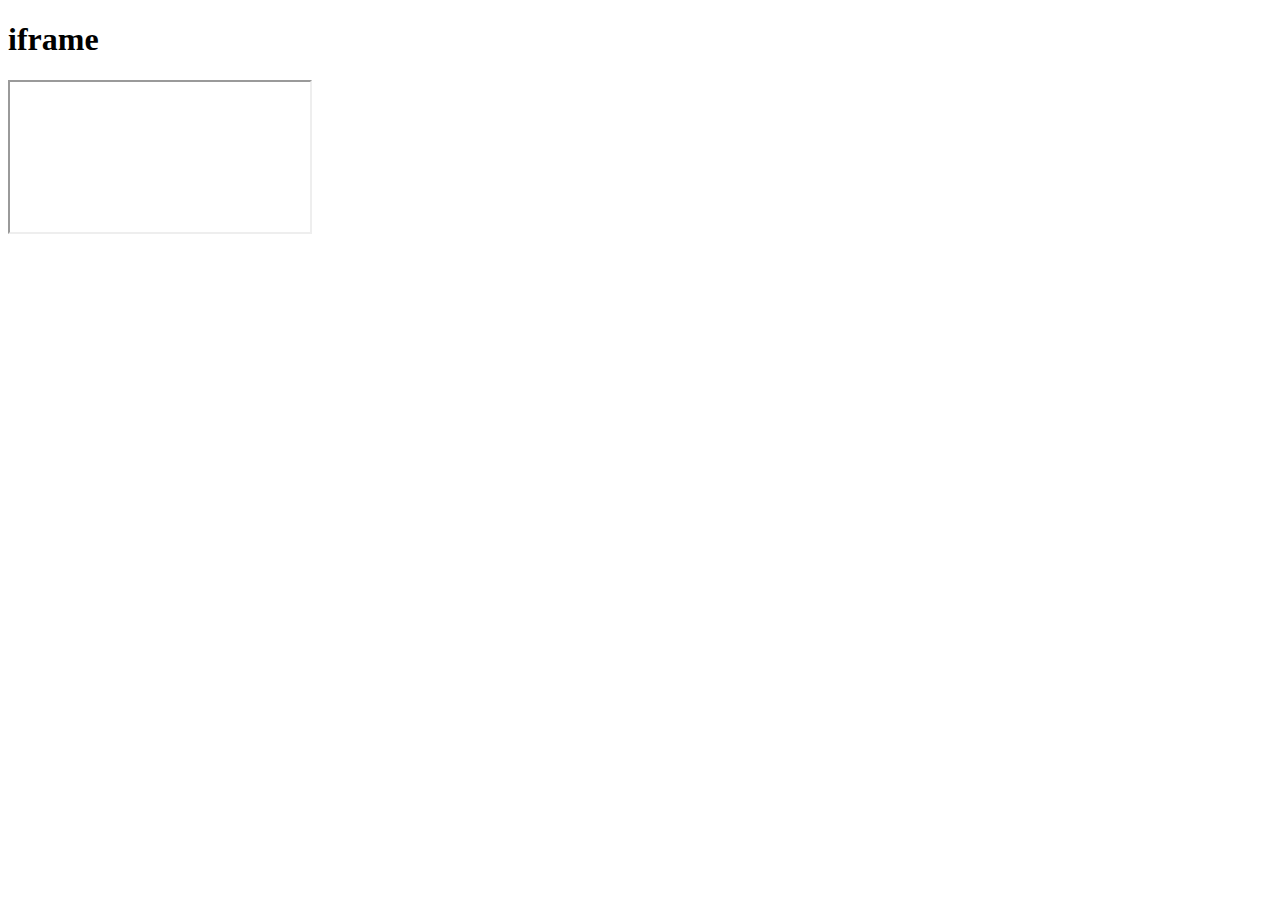
<file: 02-07-2025/index.html>
<!DOCTYPE html>
<html lang="en">
<head>
    <meta charset="UTF-8">
    <meta name="viewport" content="width=device-width, initial-scale=1.0">
    <title>Document</title>
</head>
<body>
    <h1>iframe</h1>
    <iframe 
        src=""
    ></iframe>
</body>
</html>
</file>
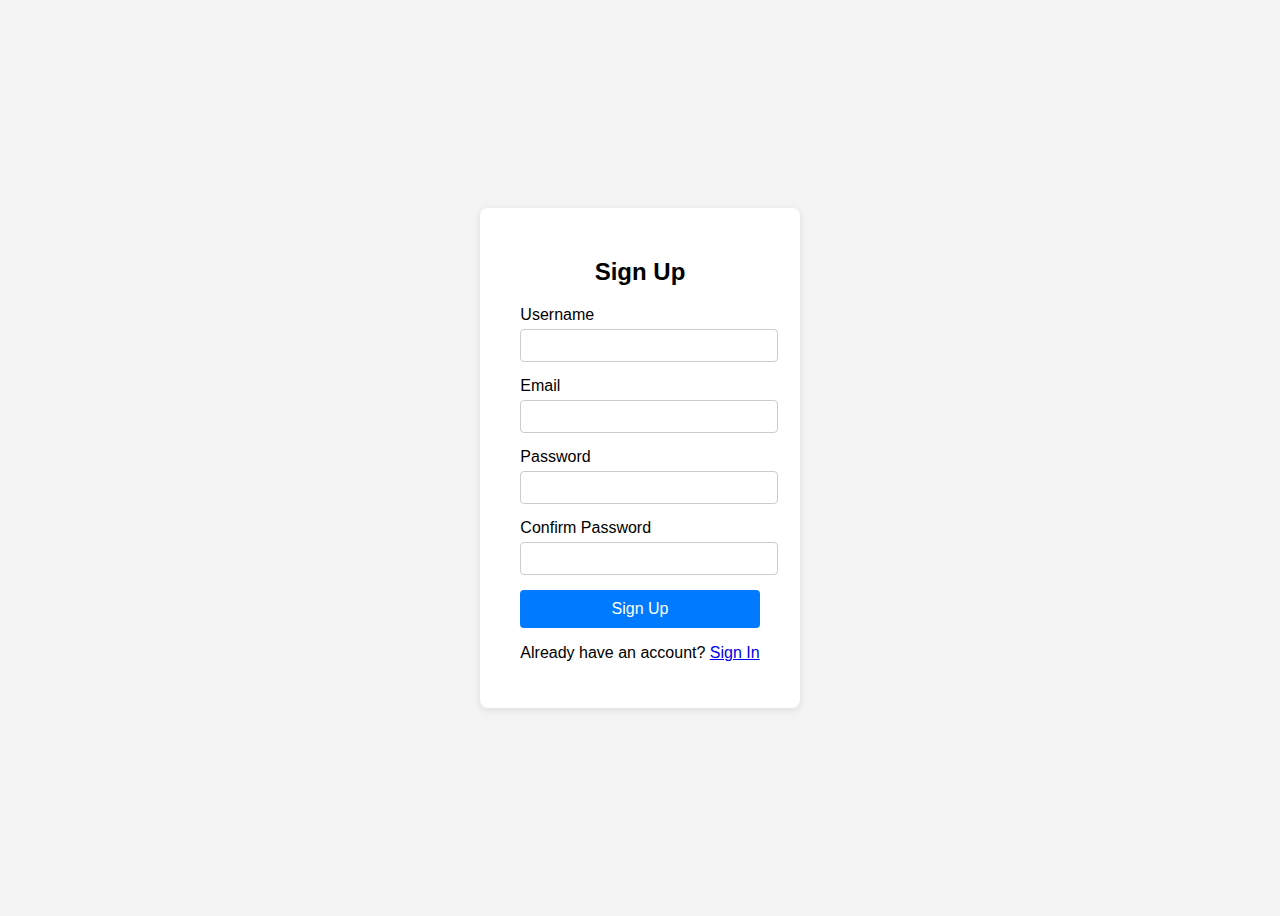
<file: 03-07-2025/index.html>
<!DOCTYPE html>
<html lang="en">
<head>
    <meta charset="UTF-8">
    <meta name="viewport" content="width=device-width, initial-scale=1.0">
    <title>Sign Up</title>
    <link rel="stylesheet" href="style.css">
</head>
<body>
    <div class="signup-container">
        <h2 id="form-title">Sign Up</h2>
        <form id="signup-form">
            <div class="form-group" id="signup-username-group">
                <label for="username">Username</label>
                <input type="text" id="username" name="username" required>
            </div>
            <div class="form-group">
                <label for="email">Email</label>
                <input type="email" id="email" name="email" required>
            </div>
            <div class="form-group">
                <label for="password">Password</label>
                <input type="password" id="password" name="password" required>
            </div>
            <div class="form-group" id="signup-confirm-group">
                <label for="confirm-password">Confirm Password</label>
                <input type="password" id="confirm-password" name="confirm-password" required>
            </div>
            <button type="submit" class="signup-btn" id="form-btn">Sign Up</button>
        </form>
        <p id="toggle-text">Already have an account? <a href="#" id="toggle-link">Sign In</a></p>
    </div>
    <script>
        const formTitle = document.getElementById('form-title');
        const signupForm = document.getElementById('signup-form');
        const usernameGroup = document.getElementById('signup-username-group');
        const confirmGroup = document.getElementById('signup-confirm-group');
        const formBtn = document.getElementById('form-btn');
        const toggleText = document.getElementById('toggle-text');
        const toggleLink = document.getElementById('toggle-link');
        let isSignUp = true;

        toggleLink.addEventListener('click', function(e) {
            e.preventDefault();
            isSignUp = !isSignUp;
            if (isSignUp) {
                formTitle.textContent = 'Sign Up';
                usernameGroup.style.display = '';
                confirmGroup.style.display = '';
                formBtn.textContent = 'Sign Up';
                toggleText.innerHTML = 'Already have an account? <a href="#" id="toggle-link">Sign In</a>';
            } else {
                formTitle.textContent = 'Sign In';
                usernameGroup.style.display = 'none';
                confirmGroup.style.display = 'none';
                formBtn.textContent = 'Sign In';
                toggleText.innerHTML = "Don't have an account? <a href=\"#\" id=\"toggle-link\">Sign Up</a>";
            }
            // Re-attach event listener to new link
            document.getElementById('toggle-link').addEventListener('click', arguments.callee);
        });
    </script>
</body>
</html>
</file>
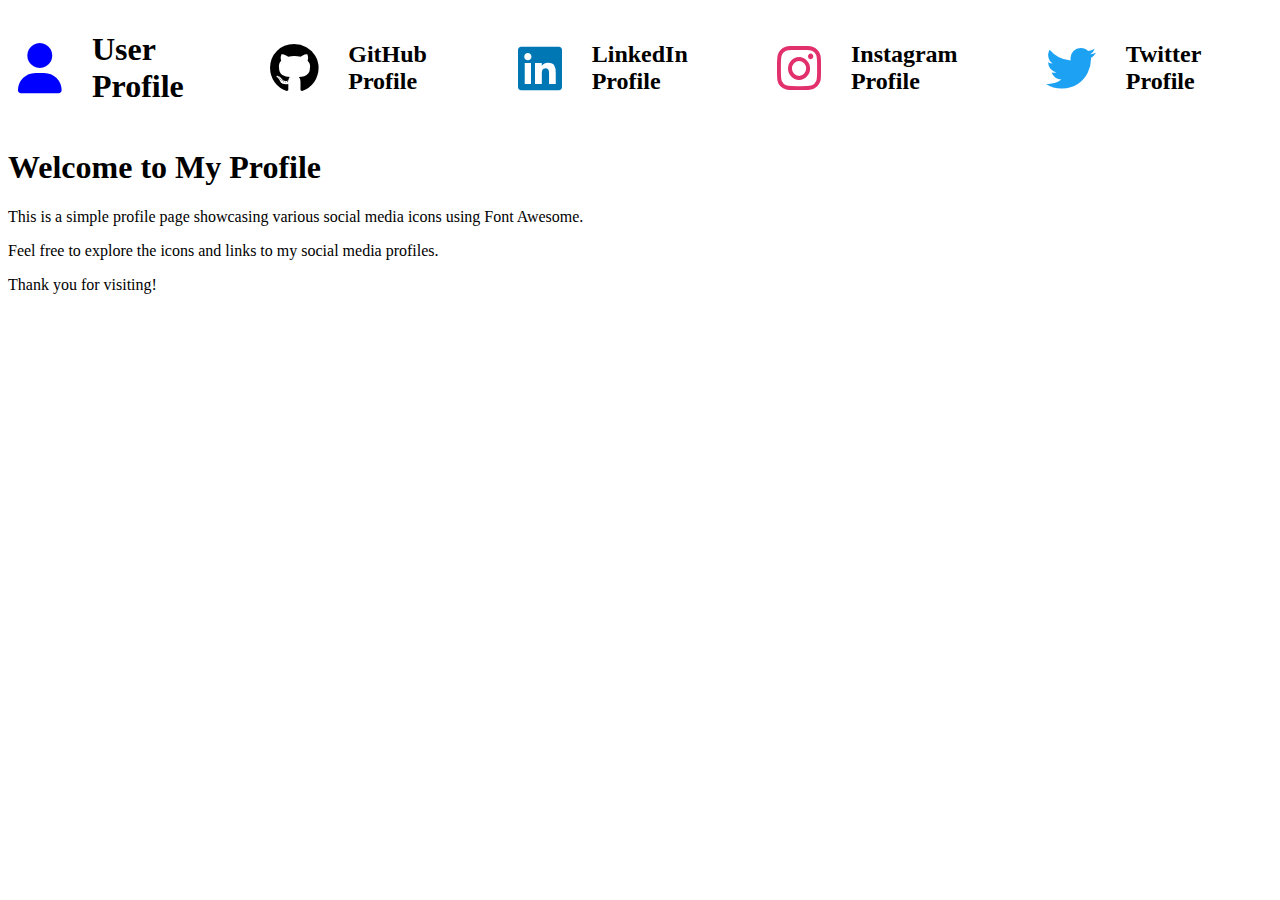
<file: 05-07-2025/index.html>
<!DOCTYPE html>
<html lang="en">
<head>
    <meta charset="UTF-8">
    <meta name="viewport" content="width=device-width, initial-scale=1.0">
    <title>Document</title>
    <link rel="stylesheet" href="https://cdnjs.cloudflare.com/ajax/libs/font-awesome/6.7.2/css/all.min.css" integrity="sha512-Evv84Mr4kqVGRNSgIGL/F/aIDqQb7xQ2vcrdIwxfjThSH8CSR7PBEakCr51Ck+w+/U6swU2Im1vVX0SVk9ABhg==" crossorigin="anonymous" referrerpolicy="no-referrer" />
    <link rel="stylesheet" href="style.css"> 
</head>
<body>
    <div class="container">
        <i class="fa-solid fa-user"></i>
        <h1>User Profile</h1>

        <i class="fa-brands fa-github"></i>
        <h2>GitHub Profile</h2>

        <i class="fa-brands fa-linkedin"></i>
        <h2>LinkedIn Profile</h2>

        <i class="fa-brands fa-instagram"></i>
        <h2>Instagram Profile</h2>

        <i class="fa-brands fa-twitter"></i>
        <h2>Twitter Profile</h2>
    </div>
    <main>
        <h1>Welcome to My Profile</h1>
        <p>This is a simple profile page showcasing various social media icons using Font Awesome.</p>
        <p>Feel free to explore the icons and links to my social media profiles.</p>
        <p>Thank you for visiting!</p>
    </main>
</body>
</html>
</file>
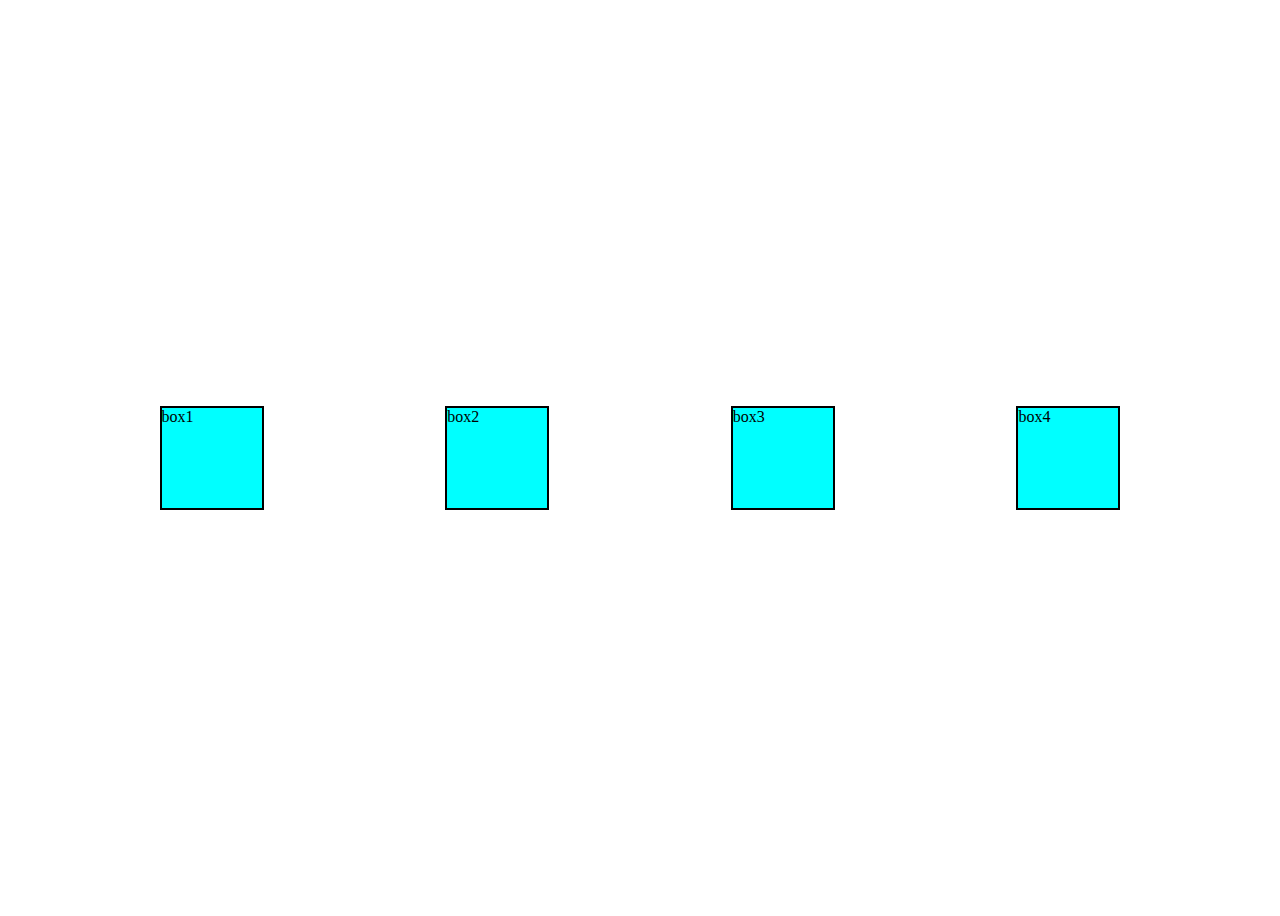
<file: 07-06-2025/index.html>
<!DOCTYPE html>
<html lang="en">
<head>
    <meta charset="UTF-8">
    <meta name="viewport" content="width=device-width, initial-scale=1.0">
    <title>Document</title>
    <link rel="stylesheet" href="style.css">
</head>
<body>
    <div class="container">
        <div class="box">box1</div>
        <div class="box">box2</div>
        <div class="box">box3</div>
        <div class="box">box4</div>
    </div>
</body>
</html>
</file>
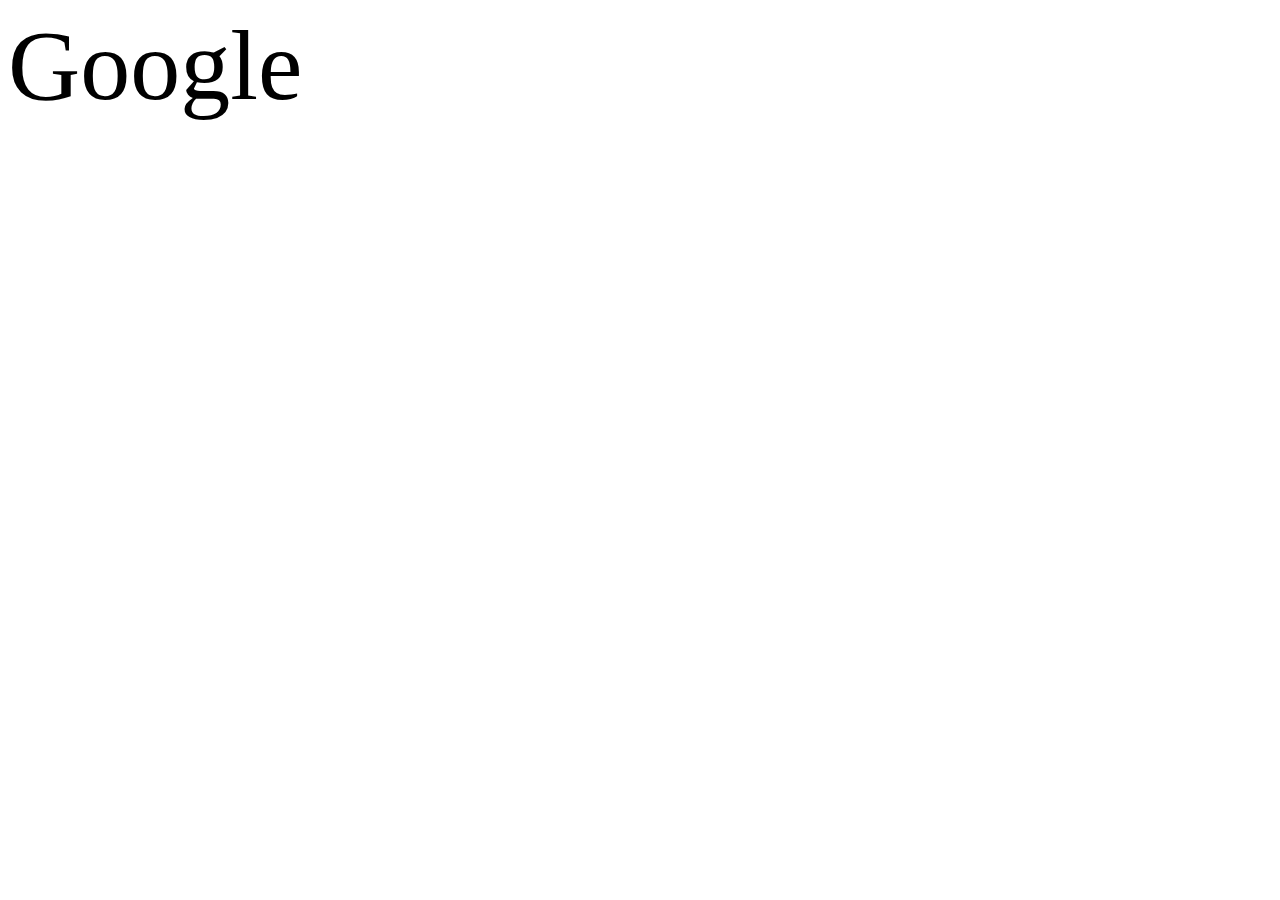
<file: 09-07-2025/index.html>
<!DOCTYPE html>
<html lang="en">
<head>
    <meta charset="UTF-8">
    <meta name="viewport" content="width=device-width, initial-scale=1.0">
    <title>Document</title>
    <style>
        a {
            font-size: 100px;
            text-decoration: none;
        }
        a:visited {
            color: aquamarine;
        }
        a:link {
            color: black;
        }
        a:active {
            color: brown;
        }
        a:hover {
            color: red;
        }
    </style>
</head>
<body>
    <a href="https://www.google.com/">Google</a>
</body>
</html>
</file>
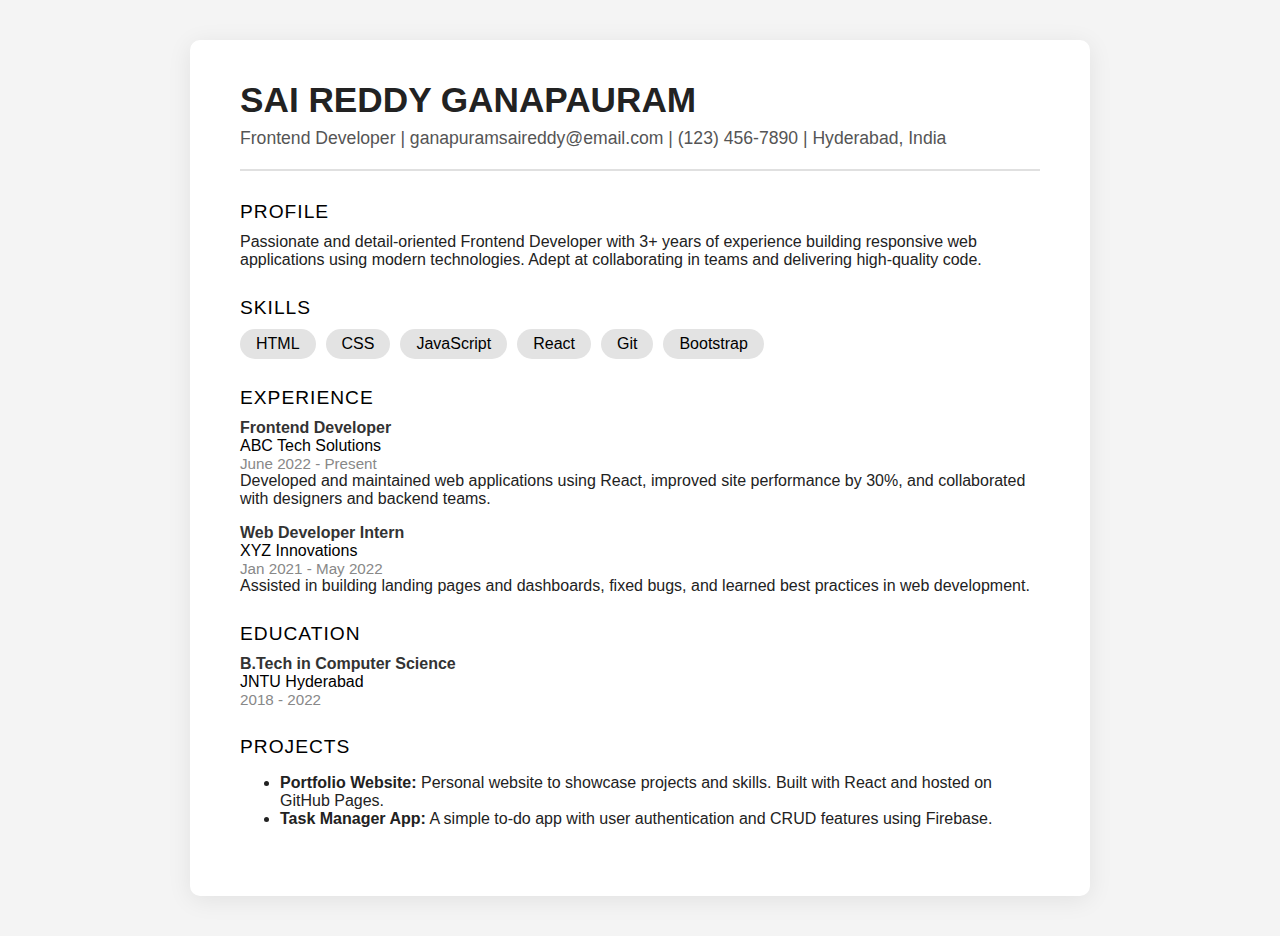
<file: 11-07-2025/index.html>
<!DOCTYPE html>
<html lang="en">
<head>
    <meta charset="UTF-8">
    <meta name="viewport" content="width=device-width, initial-scale=1.0">
    <title>Resume</title>
    <style>
        body {
            background: #f4f4f4;
            font-family: 'Segoe UI', Arial, sans-serif;
            margin: 0;
            padding: 0;
        }
        .resume {
            max-width: 800px;
            margin: 40px auto;
            background: #fff;
            border-radius: 10px;
            box-shadow: 0 4px 24px rgba(0,0,0,0.08);
            padding: 40px 50px;
        }
        .header {
            display: flex;
            align-items: center;
            border-bottom: 2px solid #e0e0e0;
            padding-bottom: 20px;
            margin-bottom: 30px;
        }
        .avatar {
            width: 90px;
            height: 90px;
            border-radius: 50%;
            object-fit: cover;
            margin-right: 30px;
            border: 2px solid #000;
        }
        .header-info h1 {
            margin: 0 0 8px 0;
            font-size: 2.2em;
            color: #222;
        }
        .header-info p {
            margin: 0;
            color: #555;
            font-size: 1.1em;
        }
        .section {
            margin-bottom: 28px;
        }
        .section-title {
            color: #000;
            font-size: 1.2em;
            margin-bottom: 10px;
            letter-spacing: 1px;
            text-transform: uppercase;
        }
        .section-content {
            color: #222;
        }
        .skills-list {
            display: flex;
            flex-wrap: wrap;
            gap: 10px;
        }
        .skill {
            background: #e3e3e3;
            color: #000;
            padding: 6px 16px;
            border-radius: 20px;
            font-size: 1em;
        }
        .exp-item, .edu-item {
            margin-bottom: 16px;
        }
        .exp-title, .edu-title {
            font-weight: bold;
            color: #333;
        }
        .exp-company, .edu-school {
            color: #000;
            font-size: 1em;
        }
        .exp-date, .edu-date {
            color: #888;
            font-size: 0.95em;
        }
        @media (max-width: 600px) {
            .resume {
                padding: 20px 8px;
            }
            .header {
                flex-direction: column;
                align-items: flex-start;
            }
            .avatar {
                margin-bottom: 15px;
                margin-right: 0;
            }
        }
    </style>
</head>
<body>

    <div class="resume">
        <div class="header">
            <div class="header-info">
                <h1>SAI REDDY GANAPAURAM</h1>
                <p>Frontend Developer | ganapuramsaireddy@email.com | (123) 456-7890 | Hyderabad, India</p>
            </div>
        </div>
        <div class="section">
            <div class="section-title">Profile</div>
            <div class="section-content">
                Passionate and detail-oriented Frontend Developer with 3+ years of experience building responsive web applications using modern technologies. Adept at collaborating in teams and delivering high-quality code.
            </div>
        </div>
        <div class="section">
            <div class="section-title">Skills</div>
            <div class="skills-list">
                <div class="skill">HTML</div>
                <div class="skill">CSS</div>
                <div class="skill">JavaScript</div>
                <div class="skill">React</div>
                <div class="skill">Git</div>
                <div class="skill">Bootstrap</div>
            </div>
        </div>
        <div class="section">
            <div class="section-title">Experience</div>
            <div class="section-content">
                <div class="exp-item">
                    <div class="exp-title">Frontend Developer</div>
                    <div class="exp-company">ABC Tech Solutions</div>
                    <div class="exp-date">June 2022 - Present</div>
                    <div>Developed and maintained web applications using React, improved site performance by 30%, and collaborated with designers and backend teams.</div>
                </div>
                <div class="exp-item">
                    <div class="exp-title">Web Developer Intern</div>
                    <div class="exp-company">XYZ Innovations</div>
                    <div class="exp-date">Jan 2021 - May 2022</div>
                    <div>Assisted in building landing pages and dashboards, fixed bugs, and learned best practices in web development.</div>
                </div>
            </div>
        </div>
        <div class="section">
            <div class="section-title">Education</div>
            <div class="section-content">
                <div class="edu-item">
                    <div class="edu-title">B.Tech in Computer Science</div>
                    <div class="edu-school">JNTU Hyderabad</div>
                    <div class="edu-date">2018 - 2022</div>
                </div>
            </div>
        </div>
        <div class="section">
            <div class="section-title">Projects</div>
            <div class="section-content">
                <ul>
                    <li><strong>Portfolio Website:</strong> Personal website to showcase projects and skills. Built with React and hosted on GitHub Pages.</li>
                    <li><strong>Task Manager App:</strong> A simple to-do app with user authentication and CRUD features using Firebase.</li>
                </ul>
            </div>
        </div>
    </div>

</body>
</html>
</file>
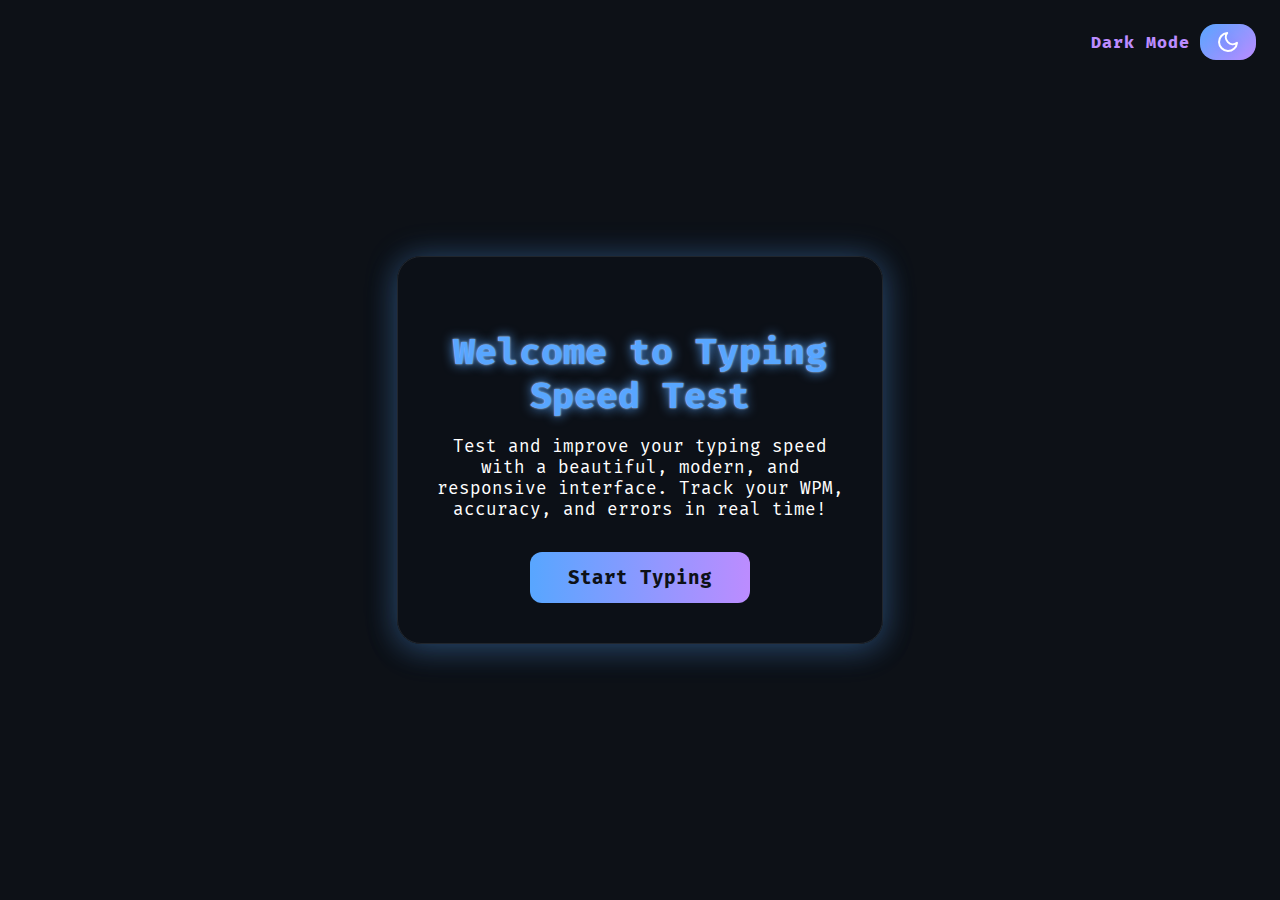
<file: 12-07-2025/index.html>
<!DOCTYPE html>
<html lang="en">
<head>
    <meta charset="UTF-8">
    <meta name="viewport" content="width=device-width, initial-scale=1.0">
    <title>Typing Speed Test</title>
    <link href="https://fonts.googleapis.com/css2?family=Fira+Mono:wght@400;700&display=swap" rel="stylesheet">
    <style>
        :root {
            --bg: #0d1117;
            --container-bg: rgba(13, 17, 23, 0.95);
            --container-border: #21262d;
            --text: #fff;
            --accent: #58a6ff;
            --accent2: #bc8cff;
            --error: #f85149;
            --sentence-bg: rgba(88,166,255,0.07);
            --input-bg: #161b22;
            --input-border: #21262d;
            --input-focus: #58a6ff;
            --progress-bg: #161b22;
            --progress-gradient: linear-gradient(90deg, #58a6ff 0%, #bc8cff 100%);
            --result-bg: #232946;
            --shadow: 0 8px 32px 0 rgba(88,166,255,0.18), 0 0 32px 0 #58a6ff44;
            --glow: 0 0 12px #58a6ff, 0 0 2px #fff;
        }
        body.light-theme {
            --bg: #f7fafc;
            --container-bg: #fdfdfd;
            --container-border: #d1d5db;
            --text: #232946;
            --accent: #ff7b54;
            --accent2: #6c63ff;
            --error: #e63946;
            --sentence-bg: #f3f0ff;
            --input-bg: #f7f7fa;
            --input-border: #d1d5db;
            --input-focus: #ff7b54;
            --progress-bg: #eaecef;
            --progress-gradient: linear-gradient(90deg, #ff7b54 0%, #6c63ff 100%);
            --result-bg: #f3f6fb;
            --shadow: 0 8px 32px 0 #ff7b5422;
            --glow: 0 0 12px #ff7b5444, 0 0 2px #fff;
        }
        body {
            background: var(--bg);
            min-height: 100vh;
            margin: 0;
            font-family: 'Fira Mono', 'Consolas', monospace;
            display: flex;
            align-items: center;
            justify-content: center;
            transition: background 0.3s;
        }
        .theme-switch {
            position: absolute;
            top: 24px;
            right: 24px;
            z-index: 300;
            display: flex;
            align-items: center;
            gap: 10px;
            font-family: inherit;
        }
        #theme-switch-landing {
            position: fixed;
            top: 24px;
            right: 24px;
            z-index: 300;
        }
        .theme-btn {
            background: linear-gradient(135deg, var(--accent) 0%, var(--accent2) 100%);
            border: none;
            border-radius: 16px;
            width: 56px;
            height: 36px;
            display: flex;
            align-items: center;
            justify-content: center;
            cursor: pointer;
            box-shadow: 0 2px 12px 0 var(--accent2)44;
            transition: background 0.2s, box-shadow 0.2s, transform 0.15s;
            position: relative;
            outline: none;
            overflow: hidden;
        }
        .theme-btn:active {
            transform: scale(0.95) rotate(-5deg);
            box-shadow: 0 0 0 4px var(--accent2)33;
        }
        .theme-btn:hover {
            box-shadow: 0 4px 24px 0 var(--accent2)77;
            background: linear-gradient(135deg, var(--accent2) 0%, var(--accent) 100%);
        }
        .theme-btn .icon {
            position: absolute;
            left: 16px;
            top: 6px;
            width: 24px;
            height: 24px;
            opacity: 0;
            transform: scale(0.7) rotate(-30deg);
            transition: opacity 0.3s, transform 0.3s;
        }
        .theme-btn .icon.sun {
            color: #ffeb3b;
            filter: drop-shadow(0 0 6px #ffeb3b88);
        }
        .theme-btn .icon.moon {
            color: #fff;
            filter: drop-shadow(0 0 6px #6c63ff88);
        }
        .theme-btn.light .icon.sun {
            opacity: 1;
            transform: scale(1) rotate(0deg);
        }
        .theme-btn:not(.light) .icon.moon {
            opacity: 1;
            transform: scale(1) rotate(0deg);
        }
        .theme-label {
            font-size: 1.05em;
            font-weight: 600;
            color: var(--accent2);
            letter-spacing: 1px;
            text-shadow: 0 0 4px var(--accent2)33;
            user-select: none;
            transition: color 0.2s;
        }
        body.light-theme .theme-label {
            color: var(--accent);
            text-shadow: 0 0 4px var(--accent)33;
        }
        .container {
            background: var(--container-bg);
            box-shadow: var(--shadow);
            border-radius: 24px;
            padding: 40px 32px 32px 32px;
            max-width: 500px;
            width: 100%;
            color: var(--text);
            border: 1.5px solid var(--container-border);
            transition: background 0.3s, color 0.3s, border 0.3s;
        }
        .title {
            font-size: 2.1em;
            font-weight: 700;
            letter-spacing: 2px;
            margin-bottom: 18px;
            color: var(--accent);
            text-align: center;
            text-shadow: var(--glow);
        }
        .sentence {
            font-size: 1.2em;
            background: var(--sentence-bg);
            border-radius: 10px;
            padding: 18px 14px;
            margin-bottom: 18px;
            min-height: 60px;
            box-shadow: 0 2px 8px 0 var(--accent2)22;
            word-break: break-word;
            transition: background 0.3s;
        }
        .sentence .correct {
            color: var(--accent);
            text-shadow: 0 0 4px var(--accent)99;
        }
        .sentence .incorrect {
            color: var(--error);
            text-decoration: underline wavy var(--error) 2px;
            background: var(--error)11;
            border-radius: 2px;
        }
        .sentence .current {
            border-bottom: 2px solid var(--accent2);
            animation: blink 1s steps(1) infinite;
        }
        @keyframes blink {
            0%, 50% { border-color: var(--accent2); }
            51%, 100% { border-color: transparent; }
        }
        .input-area {
            width: 100%;
            padding: 14px 12px;
            border-radius: 10px;
            border: 1.5px solid var(--input-border);
            font-size: 1.1em;
            background: var(--input-bg);
            color: var(--text);
            outline: none;
            margin-bottom: 18px;
            font-family: inherit;
            box-shadow: 0 1px 8px 0 var(--accent2)22;
            transition: box-shadow 0.2s, border 0.2s, background 0.3s, color 0.3s;
        }
        .input-area:focus {
            border: 1.5px solid var(--input-focus);
            box-shadow: 0 0 12px 2px var(--input-focus)99;
        }
        .input-area:disabled {
            background: var(--result-bg);
            color: #888;
        }
        .stats {
            display: flex;
            justify-content: space-between;
            margin-bottom: 12px;
            font-size: 1.05em;
        }
        .stat-label {
            color: var(--accent2);
            text-shadow: 0 0 4px var(--accent2)99;
        }
        .progress-bar {
            width: 100%;
            height: 12px;
            background: var(--progress-bg);
            border-radius: 8px;
            overflow: hidden;
            margin-bottom: 18px;
            box-shadow: 0 0 8px var(--accent2)44;
        }
        .progress {
            height: 100%;
            background: var(--progress-gradient);
            width: 100%;
            transition: width 0.2s linear;
            box-shadow: 0 0 16px var(--accent2)99;
        }
        .result {
            display: none;
            text-align: center;
            margin-top: 18px;
        }
        .result.active {
            display: block;
        }
        .result h2 {
            color: var(--accent);
            margin-bottom: 10px;
            text-shadow: 0 0 8px var(--accent)99;
        }
        .restart-btn {
            margin-top: 18px;
            padding: 12px 32px;
            background: var(--progress-gradient);
            color: var(--bg);
            border: none;
            border-radius: 10px;
            font-size: 1.1em;
            font-family: inherit;
            font-weight: bold;
            cursor: pointer;
            box-shadow: 0 2px 8px 0 var(--accent2)44;
            transition: background 0.2s, color 0.2s, box-shadow 0.2s;
        }
        .restart-btn:hover {
            background: linear-gradient(90deg, var(--accent2) 0%, var(--accent) 100%);
            color: var(--text);
            box-shadow: 0 0 16px var(--accent2)99;
        }
        @media (max-width: 600px) {
            .container {
                padding: 18px 4px 18px 4px;
            }
            .title {
                font-size: 1.3em;
            }
            .sentence {
                font-size: 1em;
            }
        }
    </style>
</head>
<body>
    <!-- Theme switch for landing page -->
    <div class="theme-switch" id="theme-switch-landing">
        <span class="theme-label" id="theme-label-landing">Dark Mode</span>
        <button class="theme-btn" id="theme-btn-landing" title="Switch Theme">
            <!-- Sun Icon -->
            <svg class="icon sun" id="icon-sun-landing" viewBox="0 0 24 24" fill="none" stroke="currentColor" stroke-width="2" stroke-linecap="round" stroke-linejoin="round">
                <circle cx="12" cy="12" r="5"/>
                <g>
                    <line x1="12" y1="1" x2="12" y2="3"/>
                    <line x1="12" y1="21" x2="12" y2="23"/>
                    <line x1="4.22" y1="4.22" x2="5.64" y2="5.64"/>
                    <line x1="18.36" y1="18.36" x2="19.78" y2="19.78"/>
                    <line x1="1" y1="12" x2="3" y2="12"/>
                    <line x1="21" y1="12" x2="23" y2="12"/>
                    <line x1="4.22" y1="19.78" x2="5.64" y2="18.36"/>
                    <line x1="18.36" y1="5.64" x2="19.78" y2="4.22"/>
                </g>
            </svg>
            <!-- Moon Icon -->
            <svg class="icon moon" id="icon-moon-landing" viewBox="0 0 24 24" fill="none" stroke="currentColor" stroke-width="2" stroke-linecap="round" stroke-linejoin="round">
                <path d="M21 12.79A9 9 0 1 1 11.21 3a7 7 0 0 0 9.79 9.79z"/>
            </svg>
        </button>
    </div>
    <!-- Theme switch for typing UI (hidden initially) -->
    <div class="theme-switch" id="theme-switch-typing" style="display:none;">
        <span class="theme-label" id="theme-label">Dark Mode</span>
        <button class="theme-btn" id="theme-btn" title="Switch Theme">
            <!-- Sun Icon -->
            <svg class="icon sun" id="icon-sun" viewBox="0 0 24 24" fill="none" stroke="currentColor" stroke-width="2" stroke-linecap="round" stroke-linejoin="round">
                <circle cx="12" cy="12" r="5"/>
                <g>
                    <line x1="12" y1="1" x2="12" y2="3"/>
                    <line x1="12" y1="21" x2="12" y2="23"/>
                    <line x1="4.22" y1="4.22" x2="5.64" y2="5.64"/>
                    <line x1="18.36" y1="18.36" x2="19.78" y2="19.78"/>
                    <line x1="1" y1="12" x2="3" y2="12"/>
                    <line x1="21" y1="12" x2="23" y2="12"/>
                    <line x1="4.22" y1="19.78" x2="5.64" y2="18.36"/>
                    <line x1="18.36" y1="5.64" x2="19.78" y2="4.22"/>
                </g>
            </svg>
            <!-- Moon Icon -->
            <svg class="icon moon" id="icon-moon" viewBox="0 0 24 24" fill="none" stroke="currentColor" stroke-width="2" stroke-linecap="round" stroke-linejoin="round">
                <path d="M21 12.79A9 9 0 1 1 11.21 3a7 7 0 0 0 9.79 9.79z"/>
            </svg>
        </button>
    </div>
    <div id="landing" class="landing-container">
        <div class="landing-content">
            <h1 class="landing-title">Welcome to Typing Speed Test</h1>
            <p class="landing-desc">Test and improve your typing speed with a beautiful, modern, and responsive interface. Track your WPM, accuracy, and errors in real time!</p>
            <button class="start-btn" id="start-btn">Start Typing</button>
        </div>
    </div>
    <div class="container" id="typing-ui" style="display:none;">
        <div class="title">Typing Speed Test</div>
        <div class="progress-bar"><div class="progress" id="progress"></div></div>
        <div class="stats">
            <div><span class="stat-label">WPM:</span> <span id="wpm">0</span></div>
            <div><span class="stat-label">Errors:</span> <span id="errors">0</span></div>
            <div><span class="stat-label">Accuracy:</span> <span id="accuracy">100</span>%</div>
            <div><span class="stat-label">Time:</span> <span id="timer">60</span>s</div>
        </div>
        <div class="sentence" id="sentence"></div>
        <input type="text" class="input-area" id="input" autocomplete="off" autocorrect="off" autocapitalize="off" spellcheck="false" placeholder="Start typing here...">
        <div class="result" id="result">
            <h2>Test Complete!</h2>
            <div>WPM: <span id="final-wpm"></span></div>
            <div>Total Errors: <span id="final-errors"></span></div>
            <div>Accuracy: <span id="final-accuracy"></span>%</div>
            <button class="restart-btn" id="restart">Restart</button>
        </div>
    </div>
    <style>
        .landing-container {
            display: flex;
            flex-direction: column;
            align-items: center;
            justify-content: center;
            min-height: 100vh;
            width: 100vw;
            position: fixed;
            top: 0; left: 0;
            background: var(--bg);
            z-index: 100;
            transition: background 0.3s;
        }
        .landing-content {
            background: var(--container-bg);
            border-radius: 24px;
            box-shadow: var(--shadow);
            padding: 48px 32px 40px 32px;
            max-width: 420px;
            width: 90vw;
            text-align: center;
            border: 1.5px solid var(--container-border);
        }
        .landing-title {
            font-size: 2.3em;
            color: var(--accent);
            margin-bottom: 18px;
            text-shadow: var(--glow);
        }
        .landing-desc {
            color: var(--text);
            font-size: 1.1em;
            margin-bottom: 32px;
        }
        .start-btn {
            padding: 14px 38px;
            font-size: 1.2em;
            font-family: inherit;
            font-weight: bold;
            color: var(--bg);
            background: var(--progress-gradient);
            border: none;
            border-radius: 12px;
            box-shadow: 0 2px 12px 0 var(--accent2)44;
            cursor: pointer;
            transition: background 0.2s, color 0.2s, box-shadow 0.2s, transform 0.15s;
        }
        .start-btn:hover {
            background: linear-gradient(90deg, var(--accent2) 0%, var(--accent) 100%);
            color: var(--text);
            box-shadow: 0 0 16px var(--accent2)99;
            transform: scale(1.05);
        }
        @media (max-width: 600px) {
            .landing-content {
                padding: 28px 8px 24px 8px;
            }
            .landing-title {
                font-size: 1.3em;
            }
        }
    </style>
    <script src="script.js"></script>
    <script>
        // Theme switch logic for both landing and typing UI
        function setTheme(light) {
            // Typing UI
            const themeBtn = document.getElementById('theme-btn');
            const themeLabel = document.getElementById('theme-label');
            const iconSun = document.getElementById('icon-sun');
            const iconMoon = document.getElementById('icon-moon');
            // Landing
            const themeBtnLanding = document.getElementById('theme-btn-landing');
            const themeLabelLanding = document.getElementById('theme-label-landing');
            const iconSunLanding = document.getElementById('icon-sun-landing');
            const iconMoonLanding = document.getElementById('icon-moon-landing');
            if (light) {
                document.body.classList.add('light-theme');
                if(themeBtn) themeBtn.classList.add('light');
                if(iconSun) { iconSun.style.opacity = 1; iconSun.style.transform = 'scale(1) rotate(0deg)'; }
                if(iconMoon) { iconMoon.style.opacity = 0; iconMoon.style.transform = 'scale(0.7) rotate(-30deg)'; }
                if(themeLabel) themeLabel.textContent = 'Light Mode';
                if(themeBtnLanding) themeBtnLanding.classList.add('light');
                if(iconSunLanding) { iconSunLanding.style.opacity = 1; iconSunLanding.style.transform = 'scale(1) rotate(0deg)'; }
                if(iconMoonLanding) { iconMoonLanding.style.opacity = 0; iconMoonLanding.style.transform = 'scale(0.7) rotate(-30deg)'; }
                if(themeLabelLanding) themeLabelLanding.textContent = 'Light Mode';
            } else {
                document.body.classList.remove('light-theme');
                if(themeBtn) themeBtn.classList.remove('light');
                if(iconSun) { iconSun.style.opacity = 0; iconSun.style.transform = 'scale(0.7) rotate(-30deg)'; }
                if(iconMoon) { iconMoon.style.opacity = 1; iconMoon.style.transform = 'scale(1) rotate(0deg)'; }
                if(themeLabel) themeLabel.textContent = 'Dark Mode';
                if(themeBtnLanding) themeBtnLanding.classList.remove('light');
                if(iconSunLanding) { iconSunLanding.style.opacity = 0; iconSunLanding.style.transform = 'scale(0.7) rotate(-30deg)'; }
                if(iconMoonLanding) { iconMoonLanding.style.opacity = 1; iconMoonLanding.style.transform = 'scale(1) rotate(0deg)'; }
                if(themeLabelLanding) themeLabelLanding.textContent = 'Dark Mode';
            }
        }
        let isLight = false;
        // Add event listeners for both theme buttons
        const themeBtn = document.getElementById('theme-btn');
        const themeBtnLanding = document.getElementById('theme-btn-landing');
        if(themeBtn) themeBtn.addEventListener('click', () => { isLight = !isLight; setTheme(isLight); });
        if(themeBtnLanding) themeBtnLanding.addEventListener('click', () => { isLight = !isLight; setTheme(isLight); });
        setTheme(false);
        // Landing page logic
        const landing = document.getElementById('landing');
        const typingUI = document.getElementById('typing-ui');
        const startBtn = document.getElementById('start-btn');
        const themeSwitchLanding = document.getElementById('theme-switch-landing');
        const themeSwitchTyping = document.getElementById('theme-switch-typing');
        startBtn.addEventListener('click', () => {
            landing.style.display = 'none';
            typingUI.style.display = '';
            if(themeSwitchLanding) themeSwitchLanding.style.display = 'none';
            if(themeSwitchTyping) themeSwitchTyping.style.display = '';
        });
    </script>
</body>
</html>
</file>
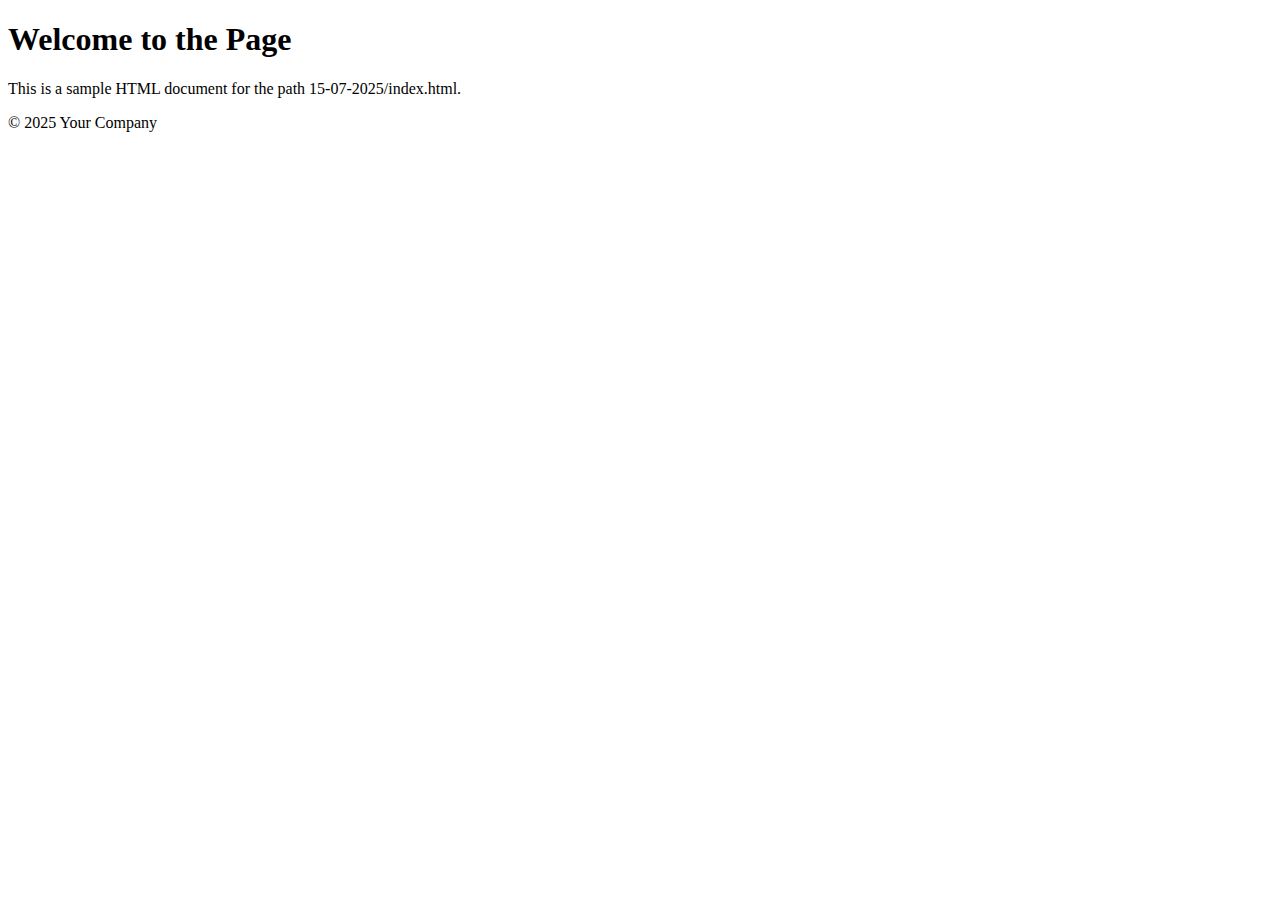
<file: 15-07-2025/index.html>
<!DOCTYPE html>
<html lang="en">
<head>
    <meta charset="UTF-8">
    <meta name="viewport" content="width=device-width, initial-scale=1.0">
    <title>Document</title>
</head>
<body>
    <h1>Welcome to the Page</h1>
    <p>This is a sample HTML document for the path 15-07-2025/index.html.</p>
    <footer>
        <p>&copy; 2025 Your Company</p>
    </footer>
    <script src="script.js"></script>
</body>
</html>
</file>
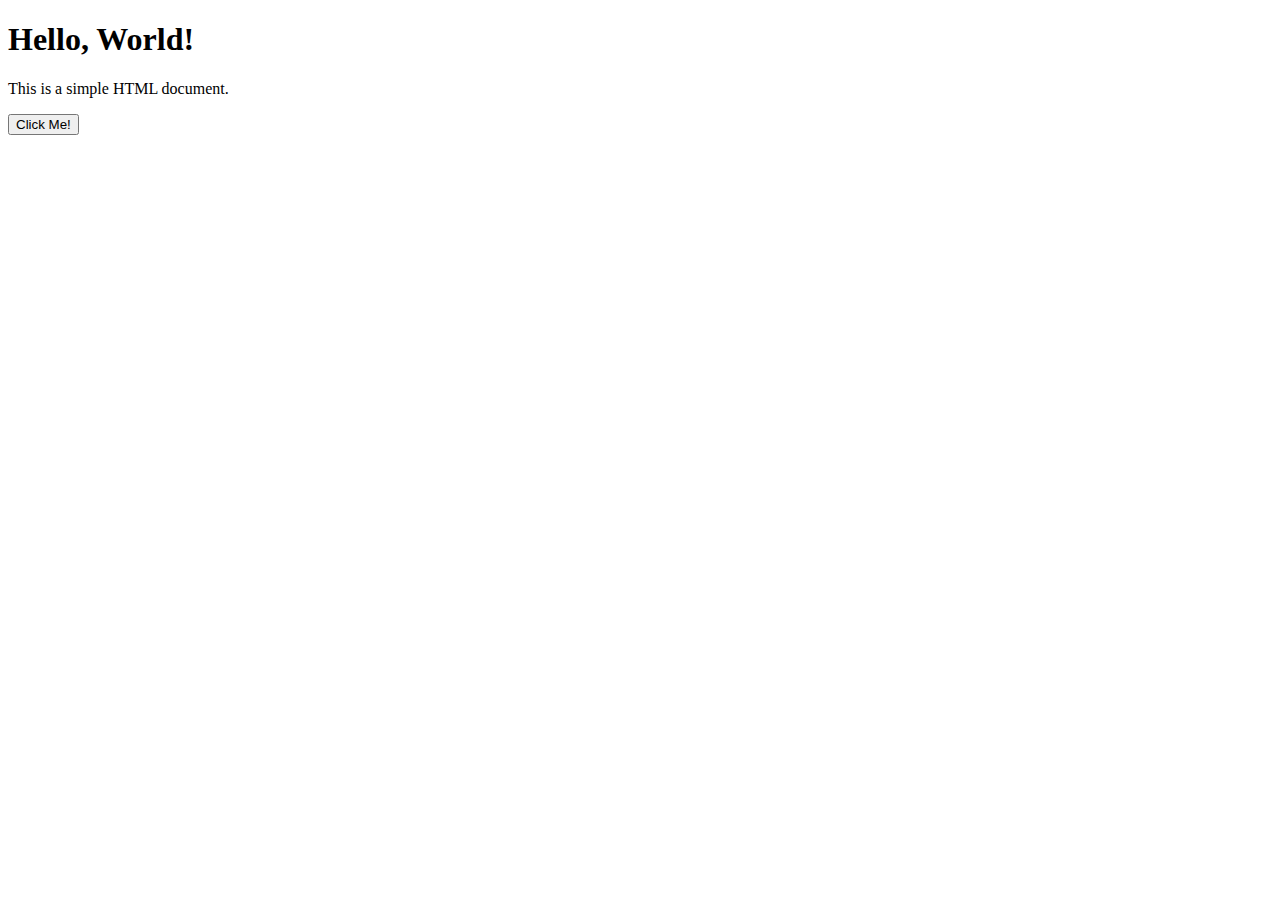
<file: 18-07-2025/index.html>
<!DOCTYPE html>
<html lang="en">
<head>
    <meta charset="UTF-8">
    <meta name="viewport" content="width=device-width, initial-scale=1.0">
    <title>Document</title>
</head>
<body>
    <h1 id="heading">Hello, World!</h1>
    <p id="para">This is a simple HTML document.</p>
    <button onclick="changeContent()">Click Me!</button>
    <script>
        function changeContent() {
            document.getElementById('heading').innerText = 'Content Changed!';
            document.getElementById('para').innerText = 'The content has been updated.';
        }
    </script>
</body>
</html>
</file>
<file: 03-07-2025/style.css>
body {
        font-family: Arial, sans-serif;
        background: #f4f4f4;
        display: flex;
        justify-content: center;
        align-items: center;
        height: 100vh;
    }
    .signup-container {
        background: #fff;
        padding: 30px 40px;
        border-radius: 8px;
        box-shadow: 0 2px 8px rgba(0,0,0,0.1);
    }
    .signup-container h2 {
        margin-bottom: 20px;
        text-align: center;
    }
    .form-group {
        margin-bottom: 15px;
    }
    .form-group label {
        display: block;
        margin-bottom: 5px;
    }
    .form-group input {
        width: 100%;
        padding: 8px;
        border: 1px solid #ccc;
        border-radius: 4px;
    }
    .signup-btn {
        width: 100%;
        padding: 10px;
        background: #007bff;
        color: #fff;
        border: none;
        border-radius: 4px;
        cursor: pointer;
        font-size: 16px;
    }
    .signup-btn:hover {
        background: #0056b3;
    }
</file>
<file: 05-07-2025/style.css>
.fa-user {
    color: blue;
    font-size: 50px;
}

.fa-github {
    color: black;
    font-size: 50px;
}

.fa-linkedin {
    color: #0077b5;
    font-size: 50px;
}

.fa-instagram {
    color: #e1306c;
    font-size: 50px;
}

.fa-twitter {
    color: #1da1f2;
    font-size: 50px;
}

.container {
    display: flex;;
    justify-content: center;
    align-items: center;
    height: 100px;
    padding: 10px;
    gap: 30px;
}
</file>
<file: 07-06-2025/style.css>
.container {
    display: flex;
    justify-content: space-evenly;
    align-items: center;
    height: 100vh;
    gap: 30px;
    flex-direction: row;
}

.box {
    height: 100px;
    width: 100px;
    border: 2px solid black;
    background-color: aqua;
    color: black;
}
</file>
